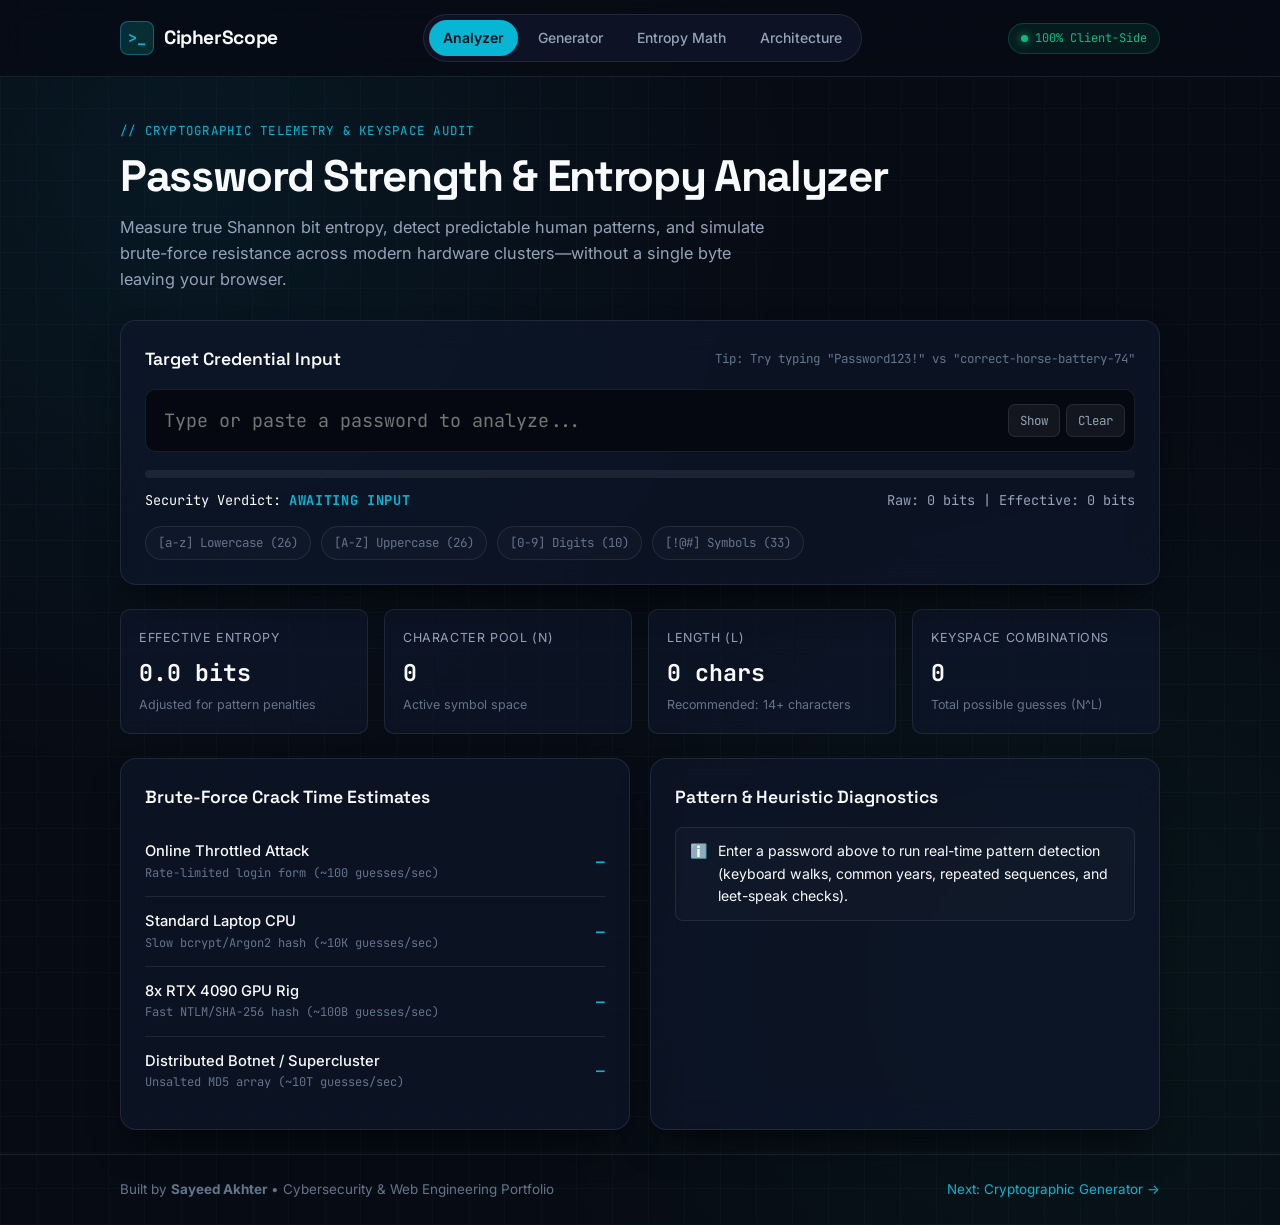
<file: index.html>
<!DOCTYPE html>
<html lang="en">
<head>
  <meta charset="UTF-8" />
  <meta name="viewport" content="width=device-width, initial-scale=1.0" />
  <title>CipherScope — Password Entropy & Attack Simulator</title>
  <link rel="stylesheet" href="style.css" />
</head>
<body data-page="analyzer">

  <!-- TOP NAVIGATION -->
  <header class="navbar">
    <div class="container nav-inner">
      <a href="index.html" class="brand">
        <span class="brand-icon">&gt;_</span>
        <span>CipherScope</span>
      </a>

      <nav class="nav-links" aria-label="Main Navigation">
        <a href="index.html" class="nav-link active">Analyzer</a>
        <a href="generator.html" class="nav-link">Generator</a>
        <a href="math.html" class="nav-link">Entropy Math</a>
        <a href="about.html" class="nav-link">Architecture</a>
      </nav>

      <div class="privacy-pill" title="All calculations run locally in your browser">
        <span class="pulse-dot"></span>
        <span>100% Client-Side</span>
      </div>
    </div>
  </header>

  <!-- MAIN CONTENT -->
  <main class="container">
    <section class="hero">
      <span class="eyebrow">// Cryptographic Telemetry &amp; Keyspace Audit</span>
      <h1>Password Strength &amp; Entropy Analyzer</h1>
      <p class="hero-sub">
        Measure true Shannon bit entropy, detect predictable human patterns, and simulate brute-force resistance across modern hardware clusters—without a single byte leaving your browser.
      </p>
    </section>

    <!-- PASSWORD INPUT & METER PANEL -->
    <section class="panel">
      <div class="panel-header">
        <span class="panel-title">Target Credential Input</span>
        <span style="font-family: var(--font-mono); font-size: 0.78rem; color: var(--text-muted);">
          Tip: Try typing "Password123!" vs "correct-horse-battery-74"
        </span>
      </div>

      <div class="input-wrapper">
        <input
          type="password"
          id="passwordInput"
          class="password-input"
          placeholder="Type or paste a password to analyze..."
          autocomplete="off"
          spellcheck="false"
        />
        <div class="input-actions">
          <button type="button" id="toggleVisibilityBtn" class="icon-btn">Show</button>
          <button type="button" id="clearInputBtn" class="icon-btn">Clear</button>
        </div>
      </div>

      <!-- Strength Meter -->
      <div class="meter-track">
        <div id="meterFill" class="meter-fill"></div>
      </div>

      <div class="meter-meta">
        <span>Security Verdict: <strong id="strengthVerdict" class="status-badge">Awaiting Input</strong></span>
        <span id="rawVsEffective" style="color: var(--text-secondary);">Raw: 0 bits | Effective: 0 bits</span>
      </div>

      <!-- Character Set Detection Pills -->
      <div class="char-pills">
        <span id="pillLower" class="char-pill">[a-z] Lowercase (26)</span>
        <span id="pillUpper" class="char-pill">[A-Z] Uppercase (26)</span>
        <span id="pillDigit" class="char-pill">[0-9] Digits (10)</span>
        <span id="pillSymbol" class="char-pill">[!@#] Symbols (33)</span>
      </div>
    </section>

    <!-- 4-CARD TELEMETRY GRID -->
    <section class="grid-4">
      <div class="metric-card">
        <div class="metric-label">Effective Entropy</div>
        <div id="metricEntropy" class="metric-value">0.0 bits</div>
        <div class="metric-sub">Adjusted for pattern penalties</div>
      </div>

      <div class="metric-card">
        <div class="metric-label">Character Pool (N)</div>
        <div id="metricPool" class="metric-value">0</div>
        <div class="metric-sub">Active symbol space</div>
      </div>

      <div class="metric-card">
        <div class="metric-label">Length (L)</div>
        <div id="metricLength" class="metric-value">0 chars</div>
        <div class="metric-sub">Recommended: 14+ characters</div>
      </div>

      <div class="metric-card">
        <div class="metric-label">Keyspace Combinations</div>
        <div id="metricCombinations" class="metric-value">0</div>
        <div class="metric-sub">Total possible guesses (N^L)</div>
      </div>
    </section>

    <!-- TWO-COLUMN BREAKDOWN: CRACK TIME MATRIX & VULNERABILITY DIAGNOSTICS -->
    <section class="grid-2">
      <!-- Left: Attack Scenarios -->
      <div class="panel" style="margin-bottom: 0;">
        <div class="panel-header">
          <span class="panel-title">Brute-Force Crack Time Estimates</span>
        </div>

        <div class="attack-row">
          <div>
            <div class="attack-name">Online Throttled Attack</div>
            <div class="attack-spec">Rate-limited login form (~100 guesses/sec)</div>
          </div>
          <div id="timeOnline" class="attack-time">—</div>
        </div>

        <div class="attack-row">
          <div>
            <div class="attack-name">Standard Laptop CPU</div>
            <div class="attack-spec">Slow bcrypt/Argon2 hash (~10K guesses/sec)</div>
          </div>
          <div id="timeCpu" class="attack-time">—</div>
        </div>

        <div class="attack-row">
          <div>
            <div class="attack-name">8x RTX 4090 GPU Rig</div>
            <div class="attack-spec">Fast NTLM/SHA-256 hash (~100B guesses/sec)</div>
          </div>
          <div id="timeGpu" class="attack-time">—</div>
        </div>

        <div class="attack-row">
          <div>
            <div class="attack-name">Distributed Botnet / Supercluster</div>
            <div class="attack-spec">Unsalted MD5 array (~10T guesses/sec)</div>
          </div>
          <div id="timeCluster" class="attack-time">—</div>
        </div>
      </div>

      <!-- Right: Pattern & Heuristic Diagnostics -->
      <div class="panel" style="margin-bottom: 0;">
        <div class="panel-header">
          <span class="panel-title">Pattern &amp; Heuristic Diagnostics</span>
        </div>

        <ul id="diagnosticsList" class="diag-list">
          <li class="diag-item">
            <span>ℹ️</span>
            <span>Enter a password above to run real-time pattern detection (keyboard walks, common years, repeated sequences, and leet-speak checks).</span>
          </li>
        </ul>
      </div>
    </section>
  </main>

  <!-- FOOTER -->
  <footer class="footer">
    <div class="container footer-inner">
      <span>Built by <strong>Sayeed Akhter</strong> &bull; Cybersecurity &amp; Web Engineering Portfolio</span>
      <span><a href="generator.html">Next: Cryptographic Generator &rarr;</a></span>
    </div>
  </footer>

  <script src="app.js"></script>
</body>
</html>
</file>
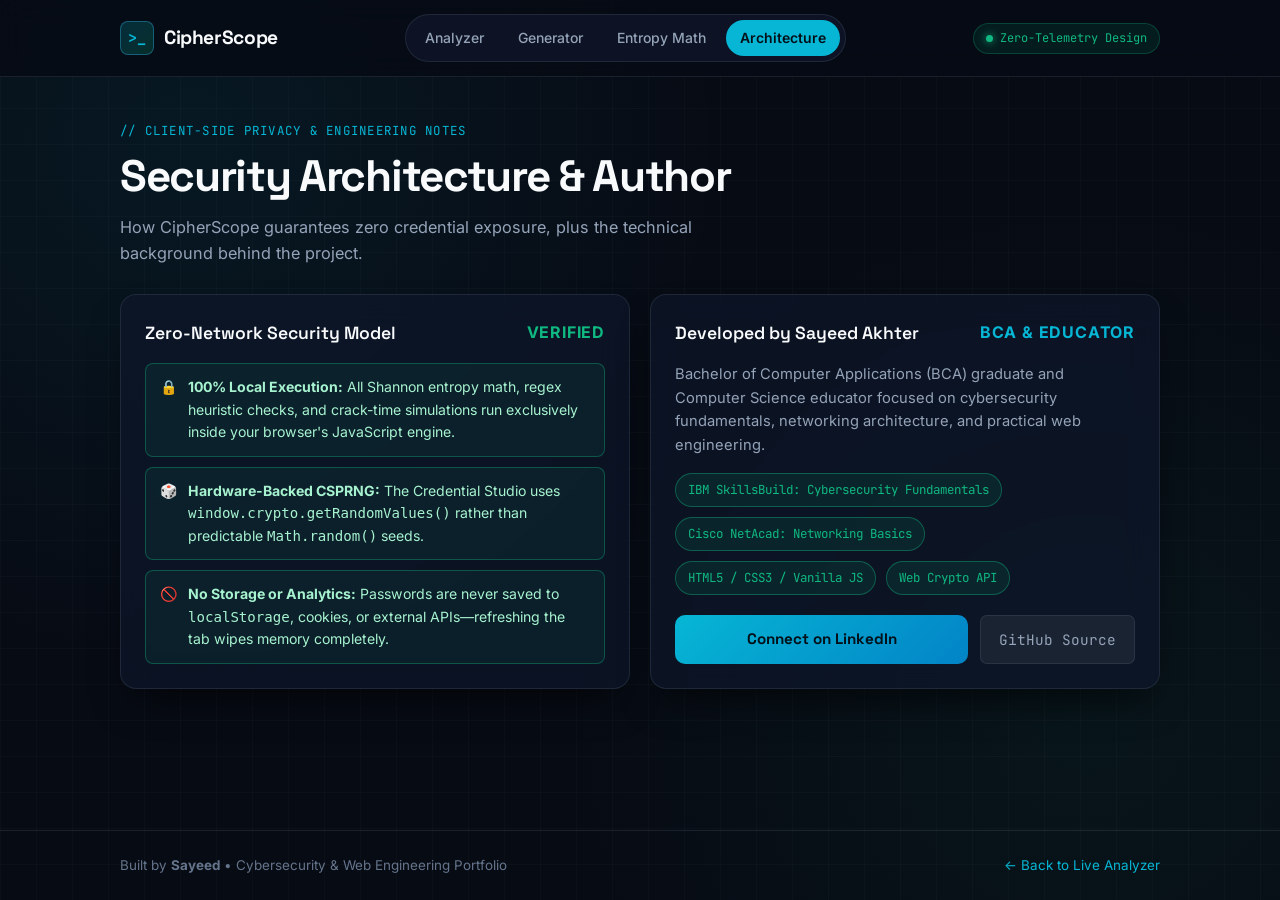
<file: about.html>
<!DOCTYPE html>
<html lang="en">
<head>
  <meta charset="UTF-8" />
  <meta name="viewport" content="width=device-width, initial-scale=1.0" />
  <title>Security Architecture &amp; Developer — CipherScope</title>
  <link rel="stylesheet" href="style.css" />
</head>
<body data-page="about">

  <!-- TOP NAVIGATION -->
  <header class="navbar">
    <div class="container nav-inner">
      <a href="index.html" class="brand">
        <span class="brand-icon">&gt;_</span>
        <span>CipherScope</span>
      </a>

      <nav class="nav-links" aria-label="Main Navigation">
        <a href="index.html" class="nav-link">Analyzer</a>
        <a href="generator.html" class="nav-link">Generator</a>
        <a href="math.html" class="nav-link">Entropy Math</a>
        <a href="about.html" class="nav-link active">Architecture</a>
      </nav>

      <div class="privacy-pill">
        <span class="pulse-dot"></span>
        <span>Zero-Telemetry Design</span>
      </div>
    </div>
  </header>

  <!-- MAIN CONTENT -->
  <main class="container">
    <section class="hero">
      <span class="eyebrow">// Client-Side Privacy &amp; Engineering Notes</span>
      <h1>Security Architecture &amp; Author</h1>
      <p class="hero-sub">
        How CipherScope guarantees zero credential exposure, plus the technical background behind the project.
      </p>
    </section>

    <!-- TWO-COLUMN: SECURITY GUARANTEES & DEVELOPER CARD -->
    <section class="grid-2">
      <!-- Left: Zero-Trust Client Architecture -->
      <div class="panel" style="margin-bottom: 0;">
        <div class="panel-header">
          <span class="panel-title">Zero-Network Security Model</span>
          <span class="status-badge" style="color: var(--accent-emerald);">Verified</span>
        </div>

        <ul class="diag-list">
          <li class="diag-item good">
            <span>🔒</span>
            <div>
              <strong>100% Local Execution:</strong> All Shannon entropy math, regex heuristic checks, and crack-time simulations run exclusively inside your browser's JavaScript engine.
            </div>
          </li>
          <li class="diag-item good">
            <span>🎲</span>
            <div>
              <strong>Hardware-Backed CSPRNG:</strong> The Credential Studio uses <code>window.crypto.getRandomValues()</code> rather than predictable <code>Math.random()</code> seeds.
            </div>
          </li>
          <li class="diag-item good">
            <span>🚫</span>
            <div>
              <strong>No Storage or Analytics:</strong> Passwords are never saved to <code>localStorage</code>, cookies, or external APIs—refreshing the tab wipes memory completely.
            </div>
          </li>
        </ul>
      </div>

      <!-- Right: Author & Credentials Card -->
      <div class="panel" style="margin-bottom: 0; display: flex; flex-direction: column; justify-content: space-between;">
        <div>
          <div class="panel-header">
            <span class="panel-title">Developed by Sayeed Akhter</span>
            <span class="status-badge">BCA &amp; Educator</span>
          </div>

          <p style="color: var(--text-secondary); font-size: 0.92rem; margin-bottom: 16px;">
            Bachelor of Computer Applications (BCA) graduate and Computer Science educator focused on cybersecurity fundamentals, networking architecture, and practical web engineering.
          </p>

          <div class="char-pills" style="margin-bottom: 20px;">
            <span class="char-pill active">IBM SkillsBuild: Cybersecurity Fundamentals</span>
            <span class="char-pill active">Cisco NetAcad: Networking Basics</span>
            <span class="char-pill active">HTML5 / CSS3 / Vanilla JS</span>
            <span class="char-pill active">Web Crypto API</span>
          </div>
        </div>

        <div style="display: flex; gap: 12px; flex-wrap: wrap;">
          <a href="https://www.linkedin.com/in/sayeed-akhter?utm_source=share_via&utm_content=profile&utm_medium=member_android" target="_blank" rel="noopener noreferrer" class="btn-primary" style="text-decoration: none; text-align: center; flex: 1;">
            Connect on LinkedIn
          </a>
          <a href="https://github.com/dev-sayeed" target="_blank" rel="noopener noreferrer" class="icon-btn" style="text-decoration: none; display: inline-flex; align-items: center; justify-content: center; padding: 12px 18px; font-size: 0.9rem;">
            GitHub Source
          </a>
        </div>
      </div>
    </section>
  </main>

  <!-- FOOTER -->
  <footer class="footer">
    <div class="container footer-inner">
      <span>Built by <strong>Sayeed</strong> &bull; Cybersecurity &amp; Web Engineering Portfolio</span>
      <span><a href="index.html">&larr; Back to Live Analyzer</a></span>
    </div>
  </footer>

  <script src="app.js"></script>
</body>
</html>
</file>
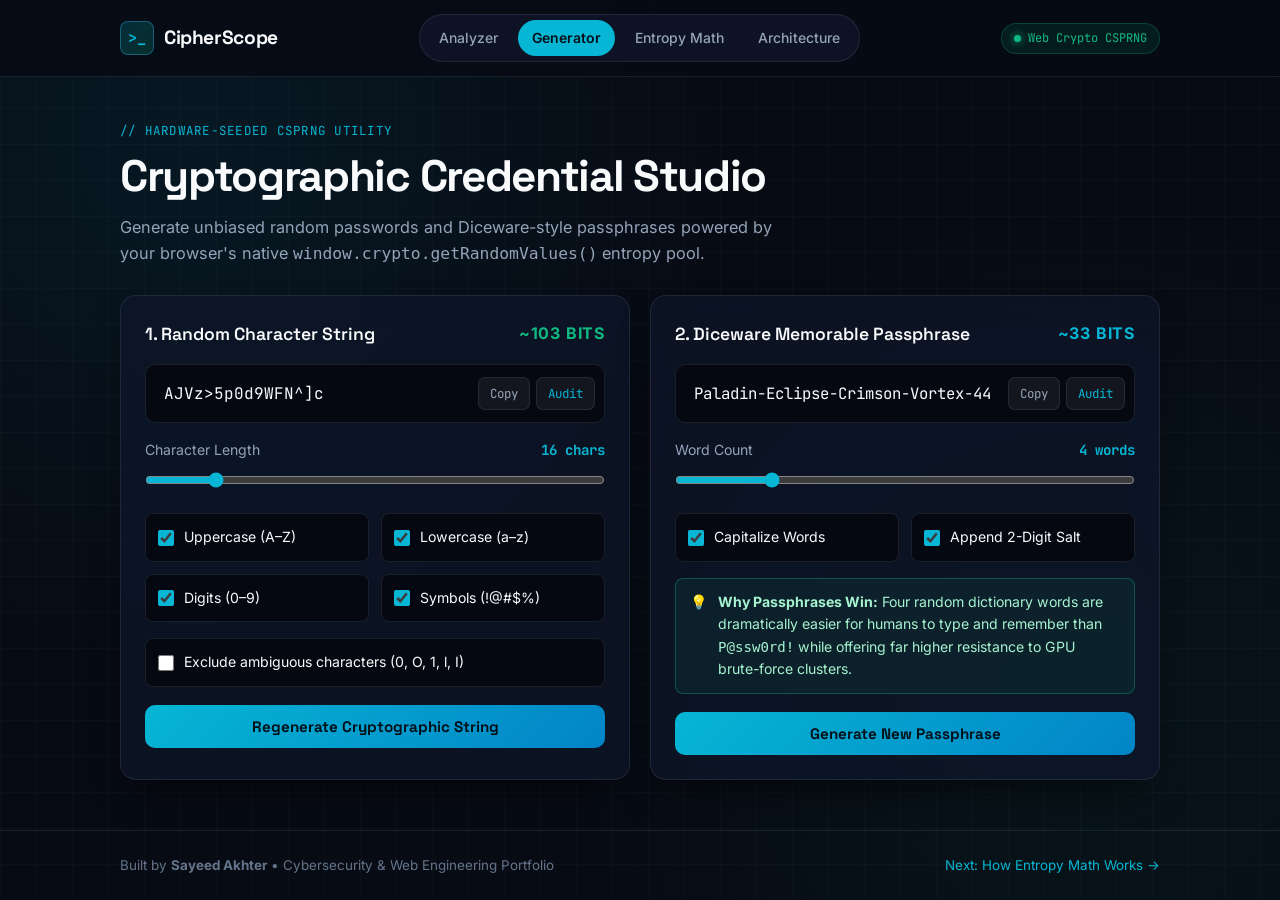
<file: generator.html>
<!DOCTYPE html>
<html lang="en">
<head>
  <meta charset="UTF-8" />
  <meta name="viewport" content="width=device-width, initial-scale=1.0" />
  <title>Cryptographic Generator — CipherScope</title>
  <link rel="stylesheet" href="style.css" />
</head>
<body data-page="generator">

  <!-- TOP NAVIGATION -->
  <header class="navbar">
    <div class="container nav-inner">
      <a href="index.html" class="brand">
        <span class="brand-icon">&gt;_</span>
        <span>CipherScope</span>
      </a>

      <nav class="nav-links" aria-label="Main Navigation">
        <a href="index.html" class="nav-link">Analyzer</a>
        <a href="generator.html" class="nav-link active">Generator</a>
        <a href="math.html" class="nav-link">Entropy Math</a>
        <a href="about.html" class="nav-link">Architecture</a>
      </nav>

      <div class="privacy-pill" title="Uses Web Crypto API CSPRNG">
        <span class="pulse-dot"></span>
        <span>Web Crypto CSPRNG</span>
      </div>
    </div>
  </header>

  <!-- MAIN CONTENT -->
  <main class="container">
    <section class="hero">
      <span class="eyebrow">// Hardware-Seeded CSPRNG Utility</span>
      <h1>Cryptographic Credential Studio</h1>
      <p class="hero-sub">
        Generate unbiased random passwords and Diceware-style passphrases powered by your browser's native <code>window.crypto.getRandomValues()</code> entropy pool.
      </p>
    </section>

    <section class="grid-2">
      <!-- LEFT PANEL: RANDOM CHARACTER GENERATOR -->
      <div class="panel" style="margin-bottom: 0;">
        <div class="panel-header">
          <span class="panel-title">1. Random Character String</span>
          <span id="genRandomEntropy" class="status-badge" style="color: var(--accent-emerald);">~104 bits</span>
        </div>

        <div class="input-wrapper" style="margin-bottom: 16px;">
          <input
            type="text"
            id="randomOutput"
            class="password-input"
            readonly
            style="font-size: 1rem; padding-right: 135px;"
          />
          <div class="input-actions">
            <button type="button" id="copyRandomBtn" class="icon-btn">Copy</button>
            <button type="button" id="analyzeRandomBtn" class="icon-btn" style="color: var(--accent-cyan);">Audit</button>
          </div>
        </div>

        <div class="control-group">
          <div class="control-label">
            <span>Character Length</span>
            <strong id="lengthDisplay" style="color: var(--accent-cyan); font-family: var(--font-mono);">16 chars</strong>
          </div>
          <input type="range" id="lengthSlider" min="8" max="64" value="16" />
        </div>

        <div class="checkbox-grid">
          <label class="check-card">
            <input type="checkbox" id="chkUpper" checked />
            <span>Uppercase (A–Z)</span>
          </label>
          <label class="check-card">
            <input type="checkbox" id="chkLower" checked />
            <span>Lowercase (a–z)</span>
          </label>
          <label class="check-card">
            <input type="checkbox" id="chkNumbers" checked />
            <span>Digits (0–9)</span>
          </label>
          <label class="check-card">
            <input type="checkbox" id="chkSymbols" checked />
            <span>Symbols (!@#$%)</span>
          </label>
        </div>

        <label class="check-card" style="margin-bottom: 18px;">
          <input type="checkbox" id="chkNoAmbiguous" />
          <span>Exclude ambiguous characters (0, O, 1, l, I)</span>
        </label>

        <button type="button" id="generateRandomBtn" class="btn-primary" style="width: 100%;">
          Regenerate Cryptographic String
        </button>
      </div>

      <!-- RIGHT PANEL: MEMORABLE PASSPHRASE GENERATOR -->
      <div class="panel" style="margin-bottom: 0;">
        <div class="panel-header">
          <span class="panel-title">2. Diceware Memorable Passphrase</span>
          <span id="genPhraseEntropy" class="status-badge" style="color: var(--accent-cyan);">~64 bits</span>
        </div>

        <div class="input-wrapper" style="margin-bottom: 16px;">
          <input
            type="text"
            id="phraseOutput"
            class="password-input"
            readonly
            style="font-size: 0.98rem; padding-right: 135px;"
          />
          <div class="input-actions">
            <button type="button" id="copyPhraseBtn" class="icon-btn">Copy</button>
            <button type="button" id="analyzePhraseBtn" class="icon-btn" style="color: var(--accent-cyan);">Audit</button>
          </div>
        </div>

        <div class="control-group">
          <div class="control-label">
            <span>Word Count</span>
            <strong id="wordCountDisplay" style="color: var(--accent-cyan); font-family: var(--font-mono);">4 words</strong>
          </div>
          <input type="range" id="wordCountSlider" min="3" max="8" value="4" />
        </div>

        <div class="checkbox-grid">
          <label class="check-card">
            <input type="checkbox" id="chkCapitalize" checked />
            <span>Capitalize Words</span>
          </label>
          <label class="check-card">
            <input type="checkbox" id="chkAddNumber" checked />
            <span>Append 2-Digit Salt</span>
          </label>
        </div>

        <div class="diag-item good" style="margin-bottom: 18px;">
          <span>💡</span>
          <span>
            <strong>Why Passphrases Win:</strong> Four random dictionary words are dramatically easier for humans to type and remember than <code>P@ssw0rd!</code> while offering far higher resistance to GPU brute-force clusters.
          </span>
        </div>

        <button type="button" id="generatePhraseBtn" class="btn-primary" style="width: 100%;">
          Generate New Passphrase
        </button>
      </div>
    </section>
  </main>

  <!-- FOOTER -->
  <footer class="footer">
    <div class="container footer-inner">
      <span>Built by <strong>Sayeed Akhter</strong> &bull; Cybersecurity &amp; Web Engineering Portfolio</span>
      <span><a href="math.html">Next: How Entropy Math Works &rarr;</a></span>
    </div>
  </footer>

  <script src="app.js"></script>
</body>
</html>
</file>
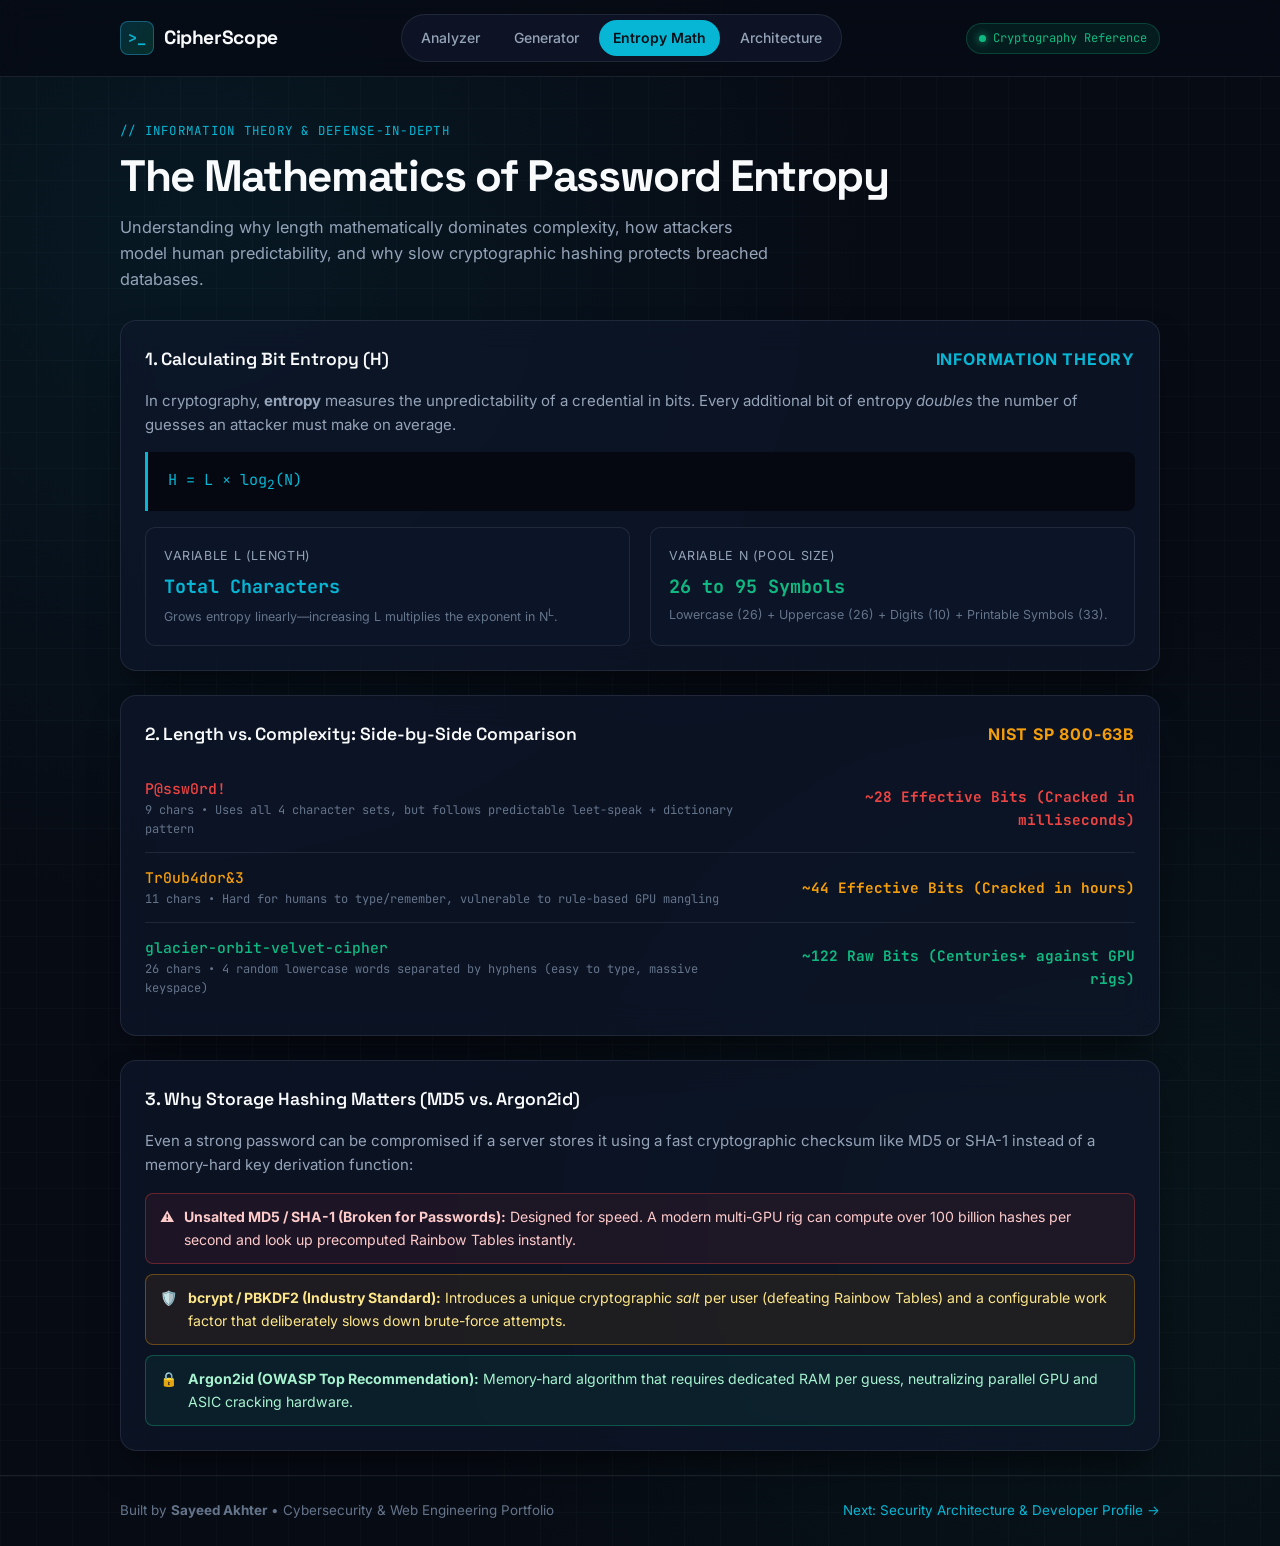
<file: math.html>
<!DOCTYPE html>
<html lang="en">
<head>
  <meta charset="UTF-8" />
  <meta name="viewport" content="width=device-width, initial-scale=1.0" />
  <title>Entropy Math &amp; Hashing — CipherScope</title>
  <link rel="stylesheet" href="style.css" />
</head>
<body data-page="math">

  <!-- TOP NAVIGATION -->
  <header class="navbar">
    <div class="container nav-inner">
      <a href="index.html" class="brand">
        <span class="brand-icon">&gt;_</span>
        <span>CipherScope</span>
      </a>

      <nav class="nav-links" aria-label="Main Navigation">
        <a href="index.html" class="nav-link">Analyzer</a>
        <a href="generator.html" class="nav-link">Generator</a>
        <a href="math.html" class="nav-link active">Entropy Math</a>
        <a href="about.html" class="nav-link">Architecture</a>
      </nav>

      <div class="privacy-pill">
        <span class="pulse-dot"></span>
        <span>Cryptography Reference</span>
      </div>
    </div>
  </header>

  <!-- MAIN CONTENT -->
  <main class="container">
    <section class="hero">
      <span class="eyebrow">// Information Theory &amp; Defense-in-Depth</span>
      <h1>The Mathematics of Password Entropy</h1>
      <p class="hero-sub">
        Understanding why length mathematically dominates complexity, how attackers model human predictability, and why slow cryptographic hashing protects breached databases.
      </p>
    </section>

    <!-- SHANNON ENTROPY FORMULA PANEL -->
    <section class="panel">
      <div class="panel-header">
        <span class="panel-title">1. Calculating Bit Entropy (H)</span>
        <span class="status-badge">Information Theory</span>
      </div>
      <p style="color: var(--text-secondary); font-size: 0.94rem;">
        In cryptography, <strong>entropy</strong> measures the unpredictability of a credential in bits. Every additional bit of entropy <em>doubles</em> the number of guesses an attacker must make on average.
      </p>

      <div class="formula-box">
        H = L &times; log<sub>2</sub>(N)
      </div>

      <div class="grid-2" style="margin-top: 16px; margin-bottom: 0;">
        <div class="metric-card">
          <div class="metric-label">Variable L (Length)</div>
          <div class="metric-value" style="font-size: 1.15rem; color: var(--accent-cyan);">Total Characters</div>
          <div class="metric-sub">Grows entropy linearly—increasing L multiplies the exponent in N<sup>L</sup>.</div>
        </div>
        <div class="metric-card">
          <div class="metric-label">Variable N (Pool Size)</div>
          <div class="metric-value" style="font-size: 1.15rem; color: var(--accent-emerald);">26 to 95 Symbols</div>
          <div class="metric-sub">Lowercase (26) + Uppercase (26) + Digits (10) + Printable Symbols (33).</div>
        </div>
      </div>
    </section>

    <!-- LENGTH VS COMPLEXITY COMPARISON -->
    <section class="panel">
      <div class="panel-header">
        <span class="panel-title">2. Length vs. Complexity: Side-by-Side Comparison</span>
        <span class="status-badge" style="color: var(--accent-amber);">NIST SP 800-63B</span>
      </div>

      <div class="attack-row">
        <div>
          <div class="attack-name" style="font-family: var(--font-mono); color: var(--accent-crimson);">P@ssw0rd!</div>
          <div class="attack-spec">9 chars &bull; Uses all 4 character sets, but follows predictable leet-speak + dictionary pattern</div>
        </div>
        <div class="attack-time" style="color: var(--accent-crimson);">~28 Effective Bits (Cracked in milliseconds)</div>
      </div>

      <div class="attack-row">
        <div>
          <div class="attack-name" style="font-family: var(--font-mono); color: var(--accent-amber);">Tr0ub4dor&amp;3</div>
          <div class="attack-spec">11 chars &bull; Hard for humans to type/remember, vulnerable to rule-based GPU mangling</div>
        </div>
        <div class="attack-time" style="color: var(--accent-amber);">~44 Effective Bits (Cracked in hours)</div>
      </div>

      <div class="attack-row">
        <div>
          <div class="attack-name" style="font-family: var(--font-mono); color: var(--accent-emerald);">glacier-orbit-velvet-cipher</div>
          <div class="attack-spec">26 chars &bull; 4 random lowercase words separated by hyphens (easy to type, massive keyspace)</div>
        </div>
        <div class="attack-time" style="color: var(--accent-emerald);">~122 Raw Bits (Centuries+ against GPU rigs)</div>
      </div>
    </section>

    <!-- HASHING ALGORITHMS EXPLAINER -->
    <section class="panel">
      <div class="panel-header">
        <span class="panel-title">3. Why Storage Hashing Matters (MD5 vs. Argon2id)</span>
      </div>
      <p style="color: var(--text-secondary); font-size: 0.94rem; margin-bottom: 16px;">
        Even a strong password can be compromised if a server stores it using a fast cryptographic checksum like MD5 or SHA-1 instead of a memory-hard key derivation function:
      </p>

      <ul class="diag-list">
        <li class="diag-item danger">
          <span>⚠️</span>
          <div>
            <strong>Unsalted MD5 / SHA-1 (Broken for Passwords):</strong> Designed for speed. A modern multi-GPU rig can compute over 100 billion hashes per second and look up precomputed Rainbow Tables instantly.
          </div>
        </li>
        <li class="diag-item warn">
          <span>🛡️</span>
          <div>
            <strong>bcrypt / PBKDF2 (Industry Standard):</strong> Introduces a unique cryptographic <em>salt</em> per user (defeating Rainbow Tables) and a configurable work factor that deliberately slows down brute-force attempts.
          </div>
        </li>
        <li class="diag-item good">
          <span>🔒</span>
          <div>
            <strong>Argon2id (OWASP Top Recommendation):</strong> Memory-hard algorithm that requires dedicated RAM per guess, neutralizing parallel GPU and ASIC cracking hardware.
          </div>
        </li>
      </ul>
    </section>
  </main>

  <!-- FOOTER -->
  <footer class="footer">
    <div class="container footer-inner">
      <span>Built by <strong>Sayeed Akhter</strong> &bull; Cybersecurity &amp; Web Engineering Portfolio</span>
      <span><a href="about.html">Next: Security Architecture &amp; Developer Profile &rarr;</a></span>
    </div>
  </footer>

  <script src="app.js"></script>
</body>
</html>
</file>
<file: style.css>
/* =========================================================
   CIPHERSCOPE — CYBER-TACTILE DARK DESIGN SYSTEM
   ========================================================= */

@import url('https://fonts.googleapis.com/css2?family=Inter:wght@400;500;600&family=JetBrains+Mono:wght@400;500;700&family=Space+Grotesk:wght@500;600;700&display=swap');

:root {
  /* Core Backgrounds */
  --bg-obsidian: #070B14;
  --bg-surface: rgba(15, 23, 42, 0.72);
  --bg-surface-solid: #0F172A;
  --bg-input: #050810;

  /* Borders & Lines */
  --border-subtle: rgba(148, 163, 184, 0.14);
  --border-bright: rgba(56, 189, 248, 0.35);

  /* Typography */
  --text-primary: #F8FAFC;
  --text-secondary: #94A3B8;
  --text-muted: #64748B;

  /* Security State Accents */
  --accent-cyan: #06B6D4;
  --accent-emerald: #10B981;
  --accent-amber: #F59E0B;
  --accent-crimson: #EF4444;
  --accent-purple: #8B5CF6;

  /* Active Dynamic Color (Changes via JS) */
  --state-color: #06B6D4;
  --state-glow: rgba(6, 182, 212, 0.2);

  /* Fonts */
  --font-display: 'Space Grotesk', sans-serif;
  --font-body: 'Inter', sans-serif;
  --font-mono: 'JetBrains Mono', monospace;

  /* Radii & Shadows */
  --radius-lg: 16px;
  --radius-md: 10px;
  --radius-pill: 999px;
  --shadow-card: 0 20px 40px -15px rgba(0, 0, 0, 0.7);
}

/* Reset & Base */
*, *::before, *::after {
  box-sizing: border-box;
  margin: 0;
  padding: 0;
}

body {
  background-color: var(--bg-obsidian);
  background-image:
    radial-gradient(circle at 15% 15%, rgba(6, 182, 212, 0.08), transparent 40%),
    radial-gradient(circle at 85% 80%, rgba(16, 185, 129, 0.06), transparent 40%),
    linear-gradient(rgba(148, 163, 184, 0.03) 1px, transparent 1px),
    linear-gradient(90deg, rgba(148, 163, 184, 0.03) 1px, transparent 1px);
  background-size: 100% 100%, 100% 100%, 36px 36px, 36px 36px;
  color: var(--text-primary);
  font-family: var(--font-body);
  line-height: 1.6;
  min-height: 100vh;
  display: flex;
  flex-direction: column;
}

/* Layout Container */
.container {
  width: 100%;
  max-width: 1080px;
  margin: 0 auto;
  padding: 0 20px;
}

/* =========================================================
   NAVIGATION BAR
   ========================================================= */
.navbar {
  position: sticky;
  top: 0;
  z-index: 100;
  background: rgba(7, 11, 20, 0.85);
  backdrop-filter: blur(14px);
  border-bottom: 1px solid var(--border-subtle);
  padding: 14px 0;
}

.nav-inner {
  display: flex;
  align-items: center;
  justify-content: space-between;
  gap: 16px;
  flex-wrap: wrap;
}

.brand {
  display: flex;
  align-items: center;
  gap: 10px;
  text-decoration: none;
  color: var(--text-primary);
  font-family: var(--font-display);
  font-weight: 700;
  font-size: 1.2rem;
  letter-spacing: -0.02em;
}

.brand-icon {
  width: 34px;
  height: 34px;
  border-radius: 8px;
  background: linear-gradient(135deg, rgba(6, 182, 212, 0.2), rgba(16, 185, 129, 0.2));
  border: 1px solid var(--border-bright);
  display: grid;
  place-items: center;
  color: var(--accent-cyan);
  font-family: var(--font-mono);
  font-weight: 700;
  font-size: 0.95rem;
}

.nav-links {
  display: flex;
  align-items: center;
  gap: 6px;
  background: rgba(15, 23, 42, 0.8);
  padding: 5px;
  border-radius: var(--radius-pill);
  border: 1px solid var(--border-subtle);
}

.nav-link {
  text-decoration: none;
  color: var(--text-secondary);
  font-size: 0.875rem;
  font-weight: 500;
  padding: 7px 14px;
  border-radius: var(--radius-pill);
  transition: all 0.2s ease;
}

.nav-link:hover {
  color: var(--text-primary);
  background: rgba(255, 255, 255, 0.05);
}

.nav-link.active {
  background: var(--accent-cyan);
  color: #041019;
  font-weight: 600;
}

.privacy-pill {
  display: inline-flex;
  align-items: center;
  gap: 7px;
  font-family: var(--font-mono);
  font-size: 0.75rem;
  color: var(--accent-emerald);
  background: rgba(16, 185, 129, 0.1);
  border: 1px solid rgba(16, 185, 129, 0.25);
  padding: 5px 12px;
  border-radius: var(--radius-pill);
}

.pulse-dot {
  width: 7px;
  height: 7px;
  border-radius: 50%;
  background: var(--accent-emerald);
  box-shadow: 0 0 8px var(--accent-emerald);
}

/* =========================================================
   HERO HEADER
   ========================================================= */
.hero {
  padding: 44px 0 28px;
}

.eyebrow {
  font-family: var(--font-mono);
  font-size: 0.78rem;
  text-transform: uppercase;
  letter-spacing: 0.1em;
  color: var(--accent-cyan);
  margin-bottom: 10px;
  display: block;
}

h1 {
  font-family: var(--font-display);
  font-size: clamp(1.9rem, 4vw, 2.75rem);
  font-weight: 700;
  line-height: 1.15;
  letter-spacing: -0.03em;
  margin-bottom: 12px;
}

.hero-sub {
  color: var(--text-secondary);
  font-size: 1.02rem;
  max-width: 660px;
}

/* =========================================================
   GLASS PANELS & CARDS
   ========================================================= */
.panel {
  background: var(--bg-surface);
  backdrop-filter: blur(16px);
  border: 1px solid var(--border-subtle);
  border-radius: var(--radius-lg);
  padding: 24px;
  box-shadow: var(--shadow-card);
  margin-bottom: 24px;
}

.panel-header {
  display: flex;
  justify-content: space-between;
  align-items: center;
  margin-bottom: 16px;
  gap: 12px;
  flex-wrap: wrap;
}

.panel-title {
  font-family: var(--font-display);
  font-size: 1.1rem;
  font-weight: 600;
  color: var(--text-primary);
}

/* =========================================================
   PASSWORD INPUT BOX
   ========================================================= */
.input-wrapper {
  position: relative;
  display: flex;
  align-items: center;
}

.password-input {
  width: 100%;
  background: var(--bg-input);
  border: 1.5px solid var(--border-subtle);
  border-radius: var(--radius-md);
  padding: 18px 115px 18px 18px;
  font-family: var(--font-mono);
  font-size: 1.15rem;
  color: var(--text-primary);
  outline: none;
  transition: border-color 0.25s ease, box-shadow 0.25s ease;
}

.password-input:focus {
  border-color: var(--state-color);
  box-shadow: 0 0 0 4px var(--state-glow);
}

.input-actions {
  position: absolute;
  right: 10px;
  display: flex;
  gap: 6px;
}

.icon-btn {
  background: rgba(255, 255, 255, 0.06);
  border: 1px solid var(--border-subtle);
  color: var(--text-secondary);
  font-family: var(--font-mono);
  font-size: 0.78rem;
  padding: 7px 11px;
  border-radius: 7px;
  cursor: pointer;
  transition: all 0.2s ease;
}

.icon-btn:hover {
  color: var(--text-primary);
  background: rgba(255, 255, 255, 0.12);
}

/* Strength Meter Bar */
.meter-track {
  width: 100%;
  height: 8px;
  background: rgba(255, 255, 255, 0.07);
  border-radius: var(--radius-pill);
  margin: 18px 0 12px;
  overflow: hidden;
}

.meter-fill {
  height: 100%;
  width: 0%;
  background: var(--state-color);
  box-shadow: 0 0 12px var(--state-color);
  border-radius: var(--radius-pill);
  transition: width 0.35s cubic-bezier(0.22, 1, 0.36, 1), background-color 0.3s ease;
}

.meter-meta {
  display: flex;
  justify-content: space-between;
  align-items: center;
  font-family: var(--font-mono);
  font-size: 0.85rem;
}

.status-badge {
  font-weight: 700;
  color: var(--state-color);
  text-transform: uppercase;
  letter-spacing: 0.05em;
}

/* =========================================================
   TELEMETRY METRICS GRID
   ========================================================= */
.grid-4 {
  display: grid;
  grid-template-columns: repeat(4, 1fr);
  gap: 16px;
  margin-bottom: 24px;
}

.grid-2 {
  display: grid;
  grid-template-columns: repeat(2, 1fr);
  gap: 20px;
  margin-bottom: 24px;
}

.metric-card {
  background: var(--bg-surface);
  border: 1px solid var(--border-subtle);
  border-radius: var(--radius-md);
  padding: 18px;
}

.metric-label {
  font-size: 0.78rem;
  color: var(--text-secondary);
  text-transform: uppercase;
  letter-spacing: 0.05em;
  margin-bottom: 6px;
}

.metric-value {
  font-family: var(--font-mono);
  font-size: 1.45rem;
  font-weight: 700;
  color: var(--text-primary);
}

.metric-sub {
  font-size: 0.78rem;
  color: var(--text-muted);
  margin-top: 4px;
}

/* =========================================================
   CHARACTER COMPOSITION PILLS & DIAGNOSTICS
   ========================================================= */
.char-pills {
  display: flex;
  flex-wrap: wrap;
  gap: 10px;
  margin-top: 14px;
}

.char-pill {
  font-family: var(--font-mono);
  font-size: 0.78rem;
  padding: 6px 12px;
  border-radius: var(--radius-pill);
  border: 1px solid var(--border-subtle);
  color: var(--text-muted);
  background: rgba(255, 255, 255, 0.02);
  transition: all 0.2s ease;
}

.char-pill.active {
  color: var(--accent-emerald);
  border-color: rgba(16, 185, 129, 0.4);
  background: rgba(16, 185, 129, 0.1);
}

/* Attack Scenario Rows */
.attack-row {
  display: flex;
  justify-content: space-between;
  align-items: center;
  padding: 13px 0;
  border-bottom: 1px solid var(--border-subtle);
  gap: 12px;
}

.attack-row:last-child {
  border-bottom: none;
}

.attack-name {
  font-weight: 500;
  font-size: 0.92rem;
}

.attack-spec {
  font-family: var(--font-mono);
  font-size: 0.75rem;
  color: var(--text-muted);
}

.attack-time {
  font-family: var(--font-mono);
  font-weight: 700;
  font-size: 0.9rem;
  color: var(--accent-cyan);
  text-align: right;
}

/* Diagnostic Alerts */
.diag-list {
  list-style: none;
  display: flex;
  flex-direction: column;
  gap: 10px;
}

.diag-item {
  padding: 12px 14px;
  border-radius: 8px;
  font-size: 0.88rem;
  display: flex;
  align-items: flex-start;
  gap: 10px;
  border: 1px solid var(--border-subtle);
  background: rgba(255, 255, 255, 0.02);
}

.diag-item.warn {
  border-color: rgba(245, 158, 11, 0.35);
  background: rgba(245, 158, 11, 0.08);
  color: #FDE68A;
}

.diag-item.danger {
  border-color: rgba(239, 68, 68, 0.35);
  background: rgba(239, 68, 68, 0.08);
  color: #FECACA;
}

.diag-item.good {
  border-color: rgba(16, 185, 129, 0.35);
  background: rgba(16, 185, 129, 0.08);
  color: #A7F3D0;
}

/* =========================================================
   GENERATOR & EDUCATIONAL PAGE CONTROLS
   ========================================================= */
.btn-primary {
  background: linear-gradient(135deg, var(--accent-cyan), #0284C7);
  color: #03111A;
  font-family: var(--font-display);
  font-weight: 700;
  font-size: 0.95rem;
  border: none;
  padding: 12px 22px;
  border-radius: var(--radius-md);
  cursor: pointer;
  transition: transform 0.15s ease, box-shadow 0.2s ease;
}

.btn-primary:hover {
  transform: translateY(-1px);
  box-shadow: 0 8px 20px rgba(6, 182, 212, 0.3);
}

.control-group {
  margin-bottom: 18px;
}

.control-label {
  display: flex;
  justify-content: space-between;
  font-size: 0.88rem;
  color: var(--text-secondary);
  margin-bottom: 8px;
}

input[type="range"] {
  width: 100%;
  accent-color: var(--accent-cyan);
  cursor: pointer;
}

.checkbox-grid {
  display: grid;
  grid-template-columns: repeat(2, 1fr);
  gap: 12px;
  margin: 16px 0;
}

.check-card {
  display: flex;
  align-items: center;
  gap: 10px;
  background: var(--bg-input);
  border: 1px solid var(--border-subtle);
  padding: 12px;
  border-radius: 8px;
  cursor: pointer;
  font-size: 0.88rem;
}

.check-card input {
  accent-color: var(--accent-cyan);
  width: 16px;
  height: 16px;
}

.formula-box {
  background: var(--bg-input);
  border-left: 3px solid var(--accent-cyan);
  padding: 16px 20px;
  font-family: var(--font-mono);
  font-size: 0.95rem;
  border-radius: 0 8px 8px 0;
  margin: 14px 0;
  color: var(--accent-cyan);
}

/* =========================================================
   FOOTER
   ========================================================= */
.footer {
  margin-top: auto;
  border-top: 1px solid var(--border-subtle);
  padding: 24px 0;
  color: var(--text-muted);
  font-size: 0.84rem;
}

.footer-inner {
  display: flex;
  justify-content: space-between;
  align-items: center;
  flex-wrap: wrap;
  gap: 12px;
}

.footer a {
  color: var(--accent-cyan);
  text-decoration: none;
}

.footer a:hover {
  text-decoration: underline;
}

/* =========================================================
   RESPONSIVE BREAKPOINTS
   ========================================================= */
@media (max-width: 820px) {
  .grid-4 {
    grid-template-columns: repeat(2, 1fr);
  }
  .grid-2 {
    grid-template-columns: 1fr;
  }
}

@media (max-width: 540px) {
  .grid-4 {
    grid-template-columns: 1fr;
  }
  .checkbox-grid {
    grid-template-columns: 1fr;
  }
  .nav-links {
    width: 100%;
    justify-content: space-between;
  }
  .nav-link {
    padding: 6px 10px;
    font-size: 0.8rem;
  }
}
</file>
